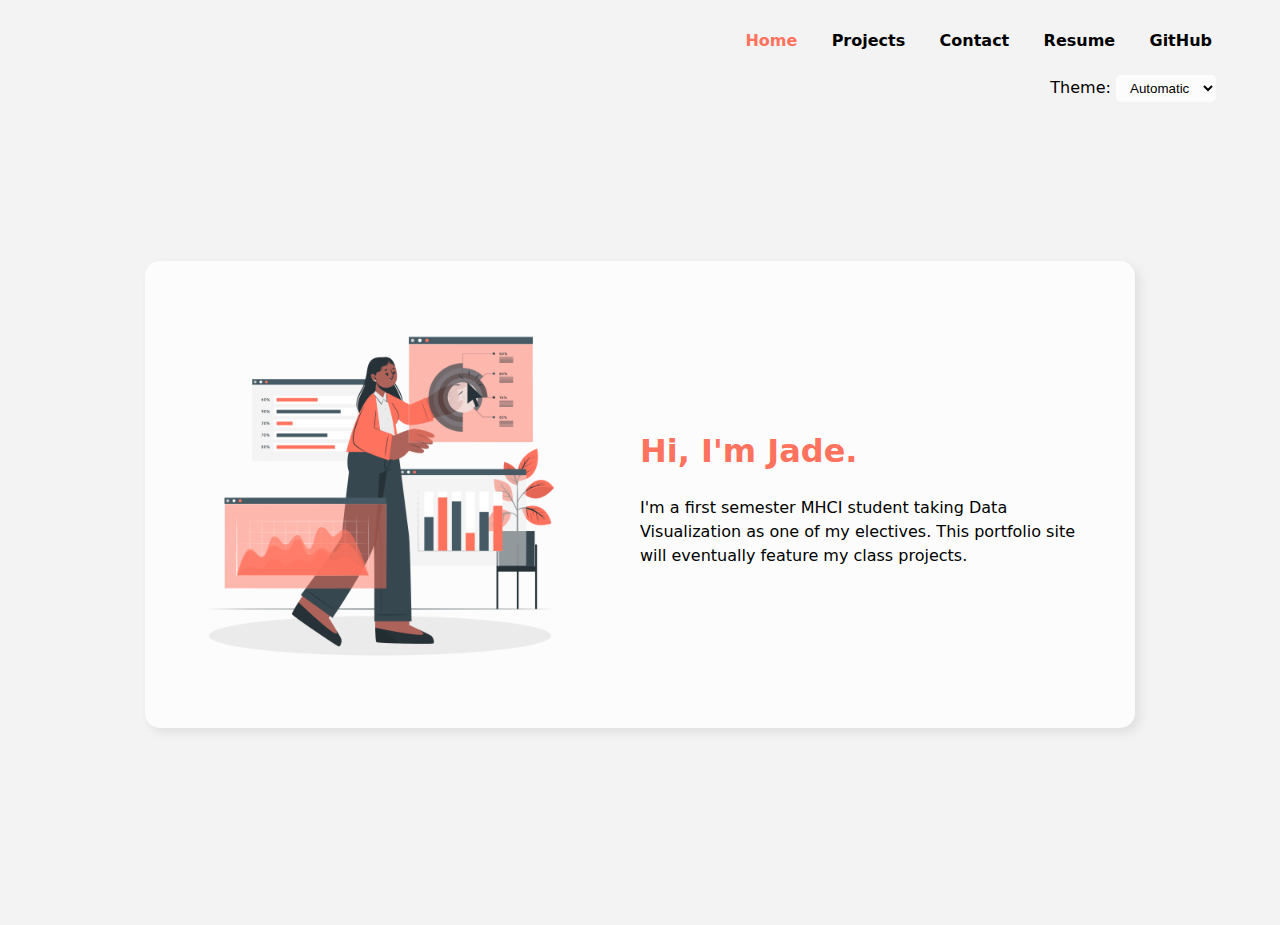
<file: index.html>
<!DOCTYPE html>
<html lang="en" class="home" canvas canvastext>
  <head>
    <meta charset="UTF-8" />
    <meta name="viewport" content="width=device-width, initial-scale=1.0" />
    <title>Jade Deo: Personal Site & Portfolio</title>
    <link rel="stylesheet" href="styles.css" />
    <script src="global.js" type="module"></script>
  </head>
  <body>
    <main>
      <div class="columns card">
        <div>
          <img src="images/home.png" />
        </div>
        <div>
          <h1>Hi, I'm Jade.</h1>
          <p>
            I'm a first semester MHCI student taking Data Visualization as one
            of my electives. This portfolio site will eventually feature my
            class projects.
          </p>
        </div>
      </div>
    </main>
  </body>
</html>
</file>
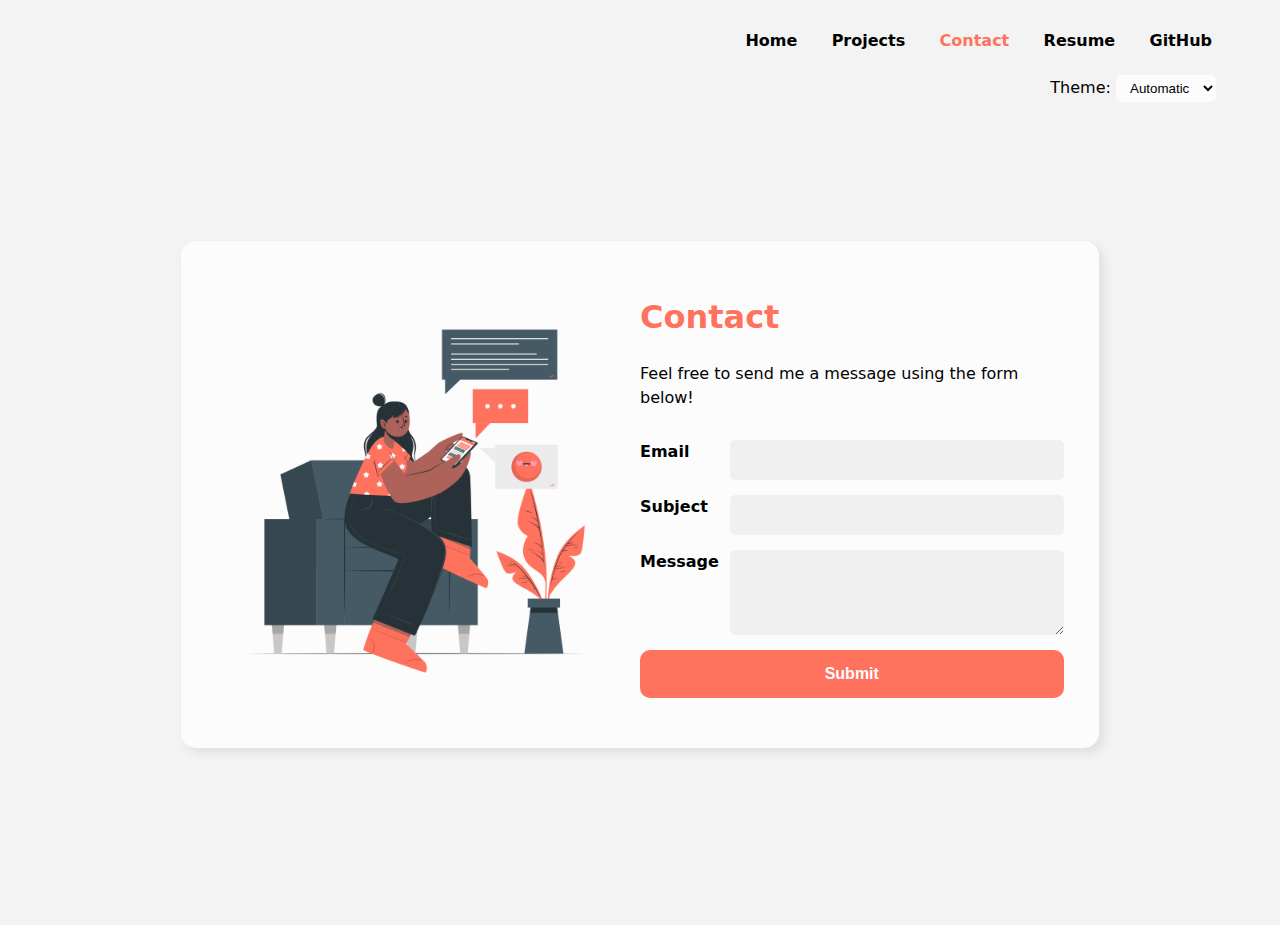
<file: contact/index.html>
<!DOCTYPE html>
<html lang="en">
  <head>
    <meta charset="UTF-8" />
    <meta name="viewport" content="width=device-width, initial-scale=1.0" />
    <title>Contact</title>
    <link rel="stylesheet" href="../styles.css" />
    <link rel="stylesheet" href="contactStyles.css" />
    <script src="../global.js" type="module"></script>
  </head>
  <body>
    <main>
      <div class="columns card">
        <div>
          <img src="../images/mail.png" />
        </div>
        <div>
          <h1>Contact</h1>
          <p>Feel free to send me a message using the form below!</p>
          <form
            action="mailto:jadedeo@gmail.com"
            method="post"
            enctype="text/plain"
          >
            <div class="form-element">
              <label for="email">Email</label>
              <input id="email" type="email" />
            </div>
            <div class="form-element">
              <label for="subject">Subject</label>
              <input id="subject" />
            </div>
            <div class="form-element">
              <label for="message">Message</label>
              <textarea id="message" rows="5"></textarea>
            </div>
            <button>Submit</button>
          </form>
        </div>
      </div>
    </main>
  </body>
</html>
</file>
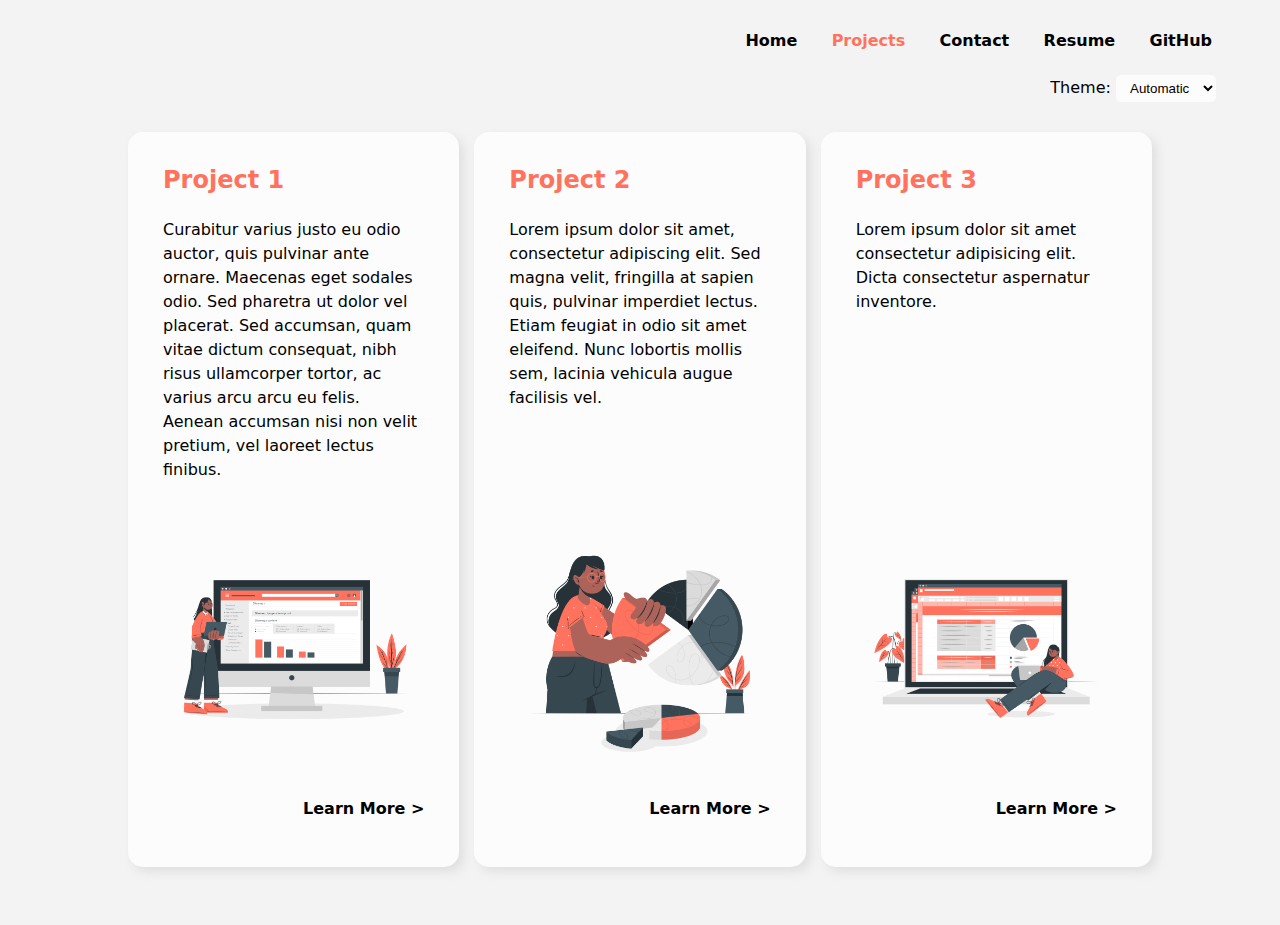
<file: projects/index.html>
<!DOCTYPE html>
<html lang="en">
  <head>
    <meta charset="UTF-8" />
    <meta name="viewport" content="width=device-width, initial-scale=1.0" />
    <title>Projects</title>
    <link rel="stylesheet" href="../styles.css" />
    <link rel="stylesheet" href="projectsStyles.css" />
    <script src="../global.js" type="module"></script>
  </head>
  <body>
    <main>
      <div class="gallery">
        <div class="card gallery-item">
          <div>
            <h2>Project 1</h2>
            <p>
              Curabitur varius justo eu odio auctor, quis pulvinar ante ornare.
              Maecenas eget sodales odio. Sed pharetra ut dolor vel placerat.
              Sed accumsan, quam vitae dictum consequat, nibh risus ullamcorper
              tortor, ac varius arcu arcu eu felis. Aenean accumsan nisi non
              velit pretium, vel laoreet lectus finibus.
            </p>
          </div>
          <div>
            <img src="../images/project1.png" />
            <p class="launch-cta">
              <a href="/projects/assignment1/index.html">Learn More ></a>
            </p>
          </div>
        </div>
        <div class="card gallery-item">
          <div>
            <h2>Project 2</h2>
            <p>
              Lorem ipsum dolor sit amet, consectetur adipiscing elit. Sed magna
              velit, fringilla at sapien quis, pulvinar imperdiet lectus. Etiam
              feugiat in odio sit amet eleifend. Nunc lobortis mollis sem,
              lacinia vehicula augue facilisis vel.
            </p>
          </div>
          <div>
            <img src="../images/project2.png" />
            <p class="launch-cta"><a href="/">Learn More ></a></p>
          </div>
        </div>
        <div class="card gallery-item">
          <div>
            <h2>Project 3</h2>
            <p>
              Lorem ipsum dolor sit amet consectetur adipisicing elit. Dicta
              consectetur aspernatur inventore.
            </p>
          </div>
          <div>
            <img src="../images/project3.png" />
            <p class="launch-cta"><a href="/">Learn More ></a></p>
          </div>
        </div>
      </div>
    </main>
  </body>
</html>
</file>
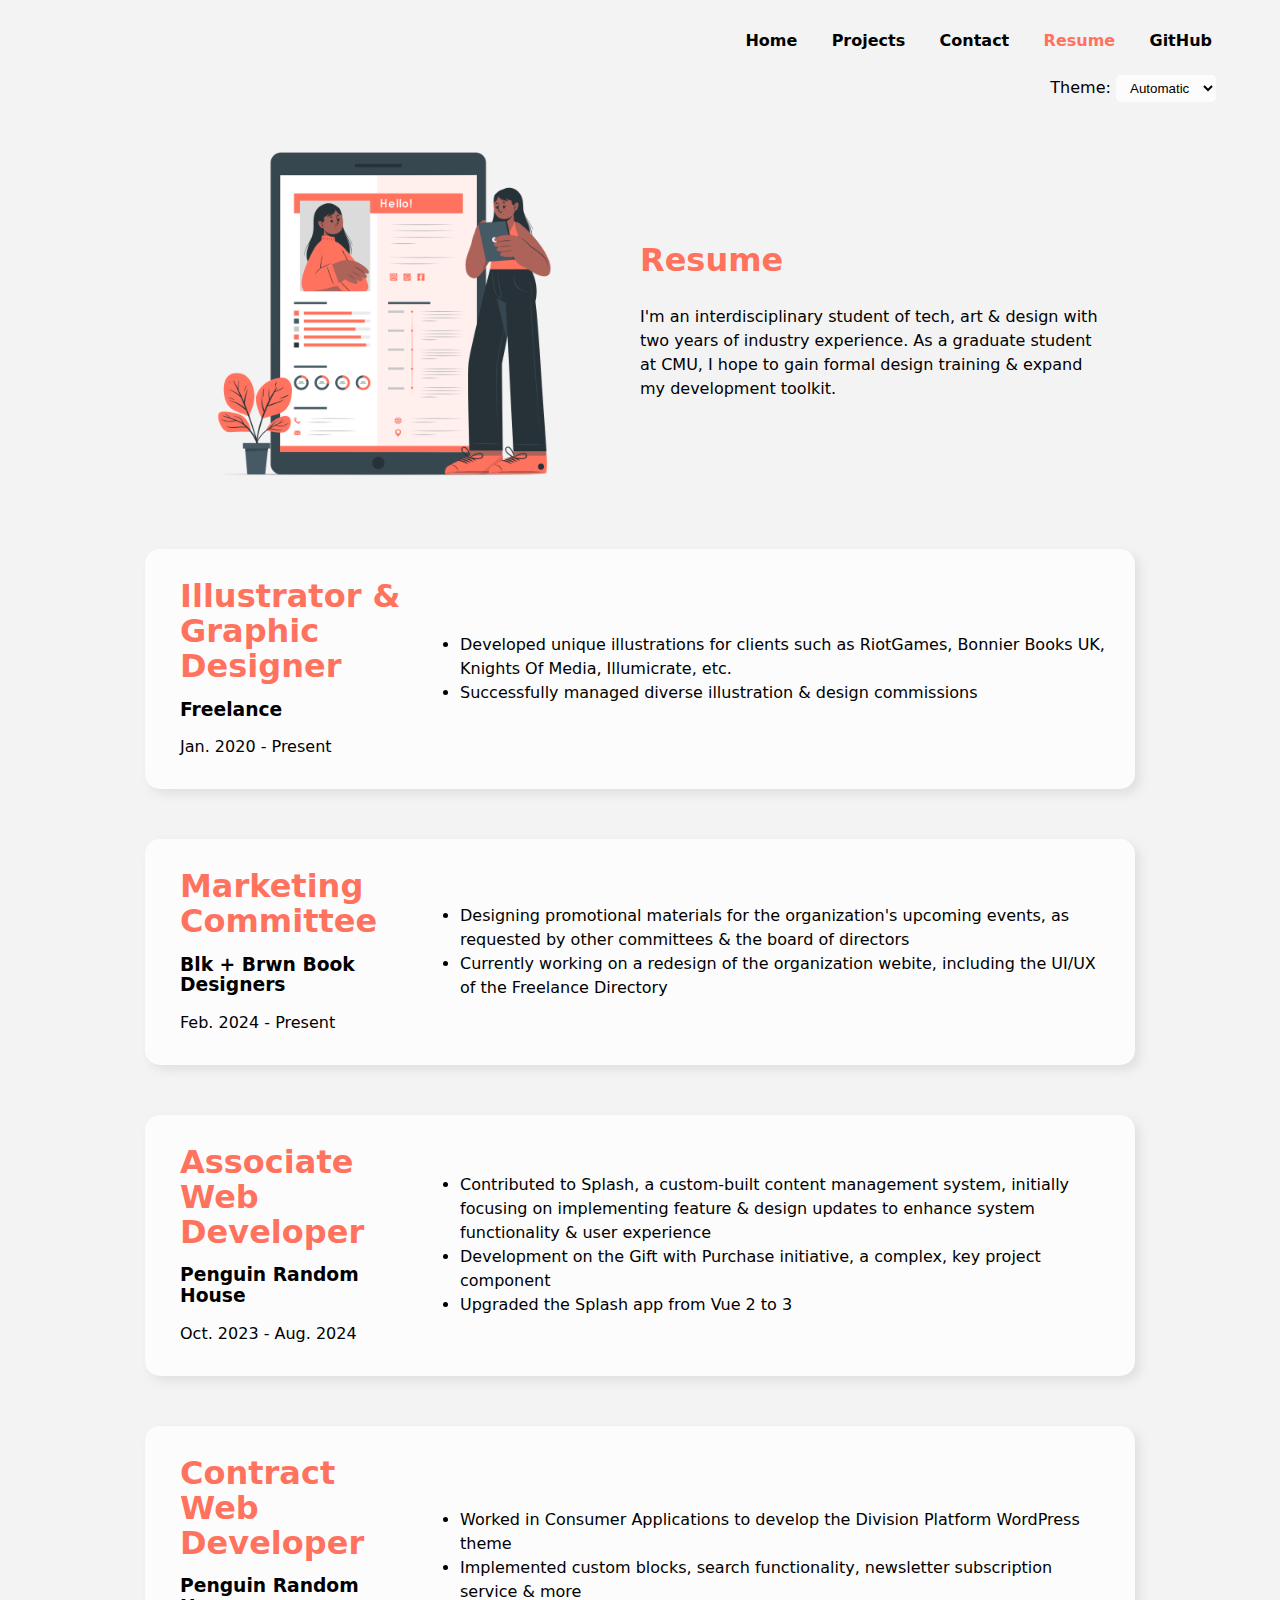
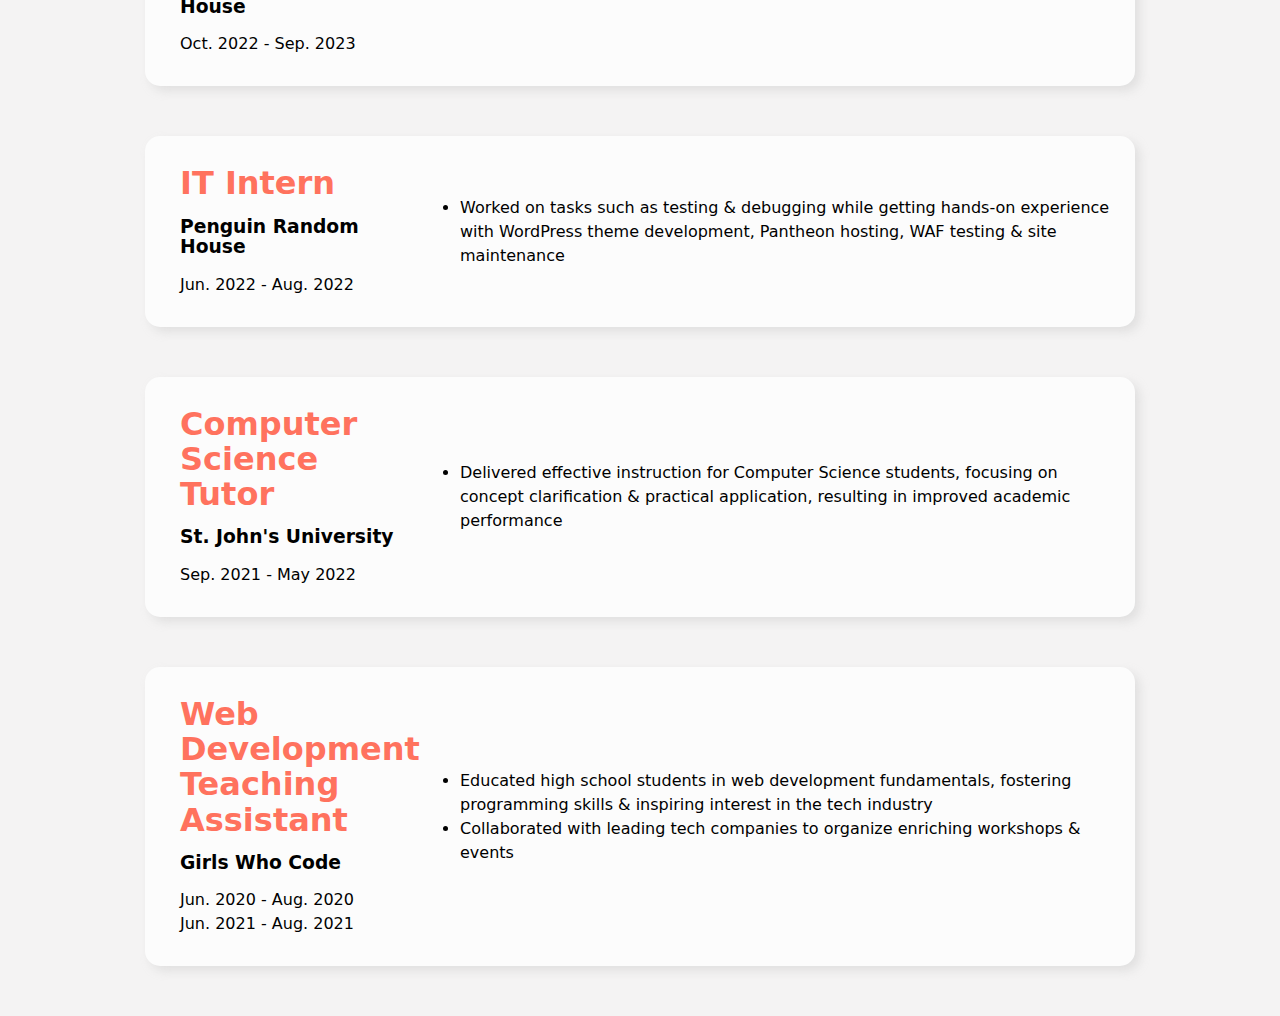
<file: resume/index.html>
<!DOCTYPE html>
<html lang="en">
  <head>
    <meta charset="UTF-8" />
    <meta name="viewport" content="width=device-width, initial-scale=1.0" />
    <title>Resume</title>
    <link rel="stylesheet" href="../styles.css" />
    <link rel="stylesheet" href="resumeStyles.css" />
    <script src="../global.js" type="module"></script>
  </head>
  <body>
    <main>
      <div class="non-card-container columns">
        <div><img src="../images/resume.png" /></div>
        <div>
          <h1>Resume</h1>
          <p>
            I'm an interdisciplinary student of tech, art & design with two
            years of industry experience. As a graduate student at CMU, I hope
            to gain formal design training & expand my development toolkit.
          </p>
        </div>
      </div>
      <section class="resume-experiences">
        <div class="card columns resume-item">
          <div class="experience-main-info">
            <h1>Illustrator & Graphic Designer</h1>
            <h3>Freelance</h3>
            <p><time datetime="2020-01">Jan. 2020</time> - Present</p>
          </div>
          <div>
            <ul>
              <li>
                Developed unique illustrations for clients such as RiotGames,
                Bonnier Books UK, Knights Of Media, Illumicrate, etc.
              </li>
              <li>
                Successfully managed diverse illustration & design commissions
              </li>
            </ul>
          </div>
        </div>

        <div class="card columns resume-item">
          <div class="experience-main-info">
            <h1>Marketing Committee</h1>
            <h3>Blk + Brwn Book Designers</h3>
            <p><time datetime="2024-02">Feb. 2024</time> - Present</p>
          </div>
          <div>
            <ul>
              <li>
                Designing promotional materials for the organization's upcoming
                events, as requested by other committees & the board of
                directors
              </li>
              <li>
                Currently working on a redesign of the organization webite,
                including the UI/UX of the Freelance Directory
              </li>
            </ul>
          </div>
        </div>

        <div class="card columns resume-item">
          <div class="experience-main-info">
            <h1>Associate Web Developer</h1>
            <h3>Penguin Random House</h3>
            <p>
              <time datetime="2023-10">Oct. 2023</time> -
              <time datetime="2024-08">Aug. 2024</time>
            </p>
          </div>
          <div>
            <ul>
              <li>
                Contributed to Splash, a custom-built content management system,
                initially focusing on implementing feature & design updates to
                enhance system functionality & user experience
              </li>
              <li>
                Development on the Gift with Purchase initiative, a complex, key
                project component
              </li>
              <li>Upgraded the Splash app from Vue 2 to 3</li>
            </ul>
          </div>
        </div>

        <div class="card columns resume-item">
          <div class="experience-main-info">
            <h1>Contract Web Developer</h1>
            <h3>Penguin Random House</h3>
            <p>
              <time datetime="2022-10">Oct. 2022</time> -
              <time datetime="2023-09">Sep. 2023</time>
            </p>
          </div>
          <div>
            <ul>
              <li>
                Worked in Consumer Applications to develop the Division Platform
                WordPress theme
              </li>
              <li>
                Implemented custom blocks, search functionality, newsletter
                subscription service & more
              </li>
            </ul>
          </div>
        </div>

        <div class="card columns resume-item">
          <div class="experience-main-info">
            <h1>IT Intern</h1>
            <h3>Penguin Random House</h3>
            <p>
              <time datetime="2022-06">Jun. 2022</time> -
              <time datetime="2022-08">Aug. 2022</time>
            </p>
          </div>
          <div>
            <ul>
              <li>
                Worked on tasks such as testing & debugging while getting
                hands-on experience with WordPress theme development, Pantheon
                hosting, WAF testing & site maintenance
              </li>
            </ul>
          </div>
        </div>

        <div class="card columns resume-item">
          <div class="experience-main-info">
            <h1>Computer Science Tutor</h1>
            <h3>St. John's University</h3>
            <p>
              <time datetime="2021-09">Sep. 2021</time> -
              <time datetime="2022-05">May 2022</time>
            </p>
          </div>
          <div>
            <ul>
              <li>
                Delivered effective instruction for Computer Science students,
                focusing on concept clarification & practical application,
                resulting in improved academic performance
              </li>
            </ul>
          </div>
        </div>

        <div class="card columns resume-item">
          <div class="experience-main-info">
            <h1>Web Development Teaching Assistant</h1>
            <h3>Girls Who Code</h3>
            <div>
              <p>
                <time datetime="2020-06">Jun. 2020</time> -
                <time datetime="2020-08">Aug. 2020</time>
              </p>
              <p>
                <time datetime="2021-06">Jun. 2021</time> -
                <time datetime="2020-08">Aug. 2021</time>
              </p>
            </div>
          </div>
          <div>
            <ul>
              <li>
                Educated high school students in web development fundamentals,
                fostering programming skills & inspiring interest in the tech
                industry
              </li>
              <li>
                Collaborated with leading tech companies to organize enriching
                workshops & events
              </li>
            </ul>
          </div>
        </div>
      </section>
    </main>
  </body>
</html>
</file>
<file: styles.css>
:root {
  --page-background: #dfdede;
  --card-background: #f4f3f3;
  --card-shadow: rgba(0, 0, 0, 0.1);
  --text-color: #1e1d1d;
  --accent: #ff725e;
}

/* GENERAL */
body {
  font: 100%/1.5 system-ui;
  background-color: var(--page-background);
  margin: 0;
  /* color: var(--text-color); */

  background-color: color-mix(in oklch, var(--page-background), canvas 65%);
  color: CanvasText;
}

body,
html {
  height: 100%;
}

.color-scheme {
  position: absolute;
  top: 75px;
  right: 5%;
}

select {
  border: 0;
  padding: 5px 10px;
  background-color: color-mix(in oklch, var(--card-background), canvas 75%);
  border-radius: 5px;
}

img {
  width: 100%;
  height: auto;
  max-width: 400px;
}

h1,
h2 {
  color: var(--accent);
}

main {
  margin: 0 10%;
  display: flex;
  flex-direction: column;
  justify-content: center;
  align-items: center;
  min-height: calc(100% - 75px);
}

button {
  background-color: var(--accent);
  color: color-mix(in oklch, var(--card-background), canvas 85%);
  border: 0;
  border-radius: 10px;
  padding: 15px;
  font-weight: bold;
  font-size: inherit;
  width: 100%;
}

a {
  text-decoration: none;
  color: inherit;
}

a:hover {
  text-decoration: underline;
  text-decoration-color: var(--accent);
  text-decoration-thickness: 3px;
  text-underline-offset: 5px;
}

/* NAVBAR */
nav {
  padding: 4px;
  margin: 25px 5%;
}

/* nav ul {
  list-style-type: none;
  display: flex;
  justify-content: end;
  gap: 3%;
} */

nav {
  list-style-type: none;
  display: flex;
  justify-content: end;
  gap: 3%;
}

nav a {
  font-weight: bold;
}

nav a.current {
  color: var(--accent);
}

/* CONTAINERS */
.non-card-container {
  margin: 30px 0;
  max-width: 920px;
}

.card {
  background-color: color-mix(in oklch, var(--card-background), canvas 75%);
  /* background-color: var(--card-background); */
  padding: 30px 35px;
  /* box-shadow: 5px 5px 10px rgb(189, 189, 189); */
  box-shadow: 5px 5px 10px color-mix(in oklch, var(--card-shadow), canvas 30%);
  border-radius: 15px;
  max-width: 920px;
}

.columns {
  display: grid;
  grid-template-columns: auto 50%;
  align-items: center;
  gap: 10px;

  @media screen and (max-width: 769px) {
    grid-template-columns: auto;
  }
}
</file>
<file: contact/contactStyles.css>
form {
  margin: 30px 0 20px 0;
  gap: 15px;
  display: grid;
}

input,
textarea {
  border-radius: 5px;
  border: 0;
  background-color: color-mix(in oklch, var(--page-background), canvas 55%);
  padding: 5px 15px;
}

input {
  height: 30px;
}

.form-element {
  display: grid;
  grid-template-columns: 90px auto;
  grid-column: 1 / -1;
}

.form-element label {
  font-weight: bold;
}
</file>
<file: projects/projectsStyles.css>
h2 {
  margin-top: 0;
}

.gallery {
  margin: 50px 0;
  gap: 15px;
  display: grid;
  grid-template-columns: auto auto auto;

  @media screen and (max-width: 769px) {
    grid-template-columns: auto auto;
  }

  @media screen and (max-width: 480px) {
    grid-template-columns: auto;
  }
}

.gallery-item {
  min-width: unset;
  display: grid;
  grid-template-rows: subgrid;
  grid-row: span 2;
}

.launch-cta {
  text-align: right;
  font-weight: bold;
}
</file>
<file: resume/resumeStyles.css>
.resume-experiences {
  display: flex;
  flex-direction: column;
  gap: 50px;
  margin-bottom: 50px;
}

.resume-item h1,
.resume-item h3 {
  margin: 0;
  line-height: 1.1em;
}

.card.resume-item {
  margin: unset;
  display: grid;
  grid-template-columns: 25% 75%;

  @media screen and (max-width: 769px) {
    grid-template-columns: auto;
  }
}
.card.resume-item p {
  margin: 0;
}

.experience-main-info {
  display: grid;
  gap: 15px;
}
</file>
